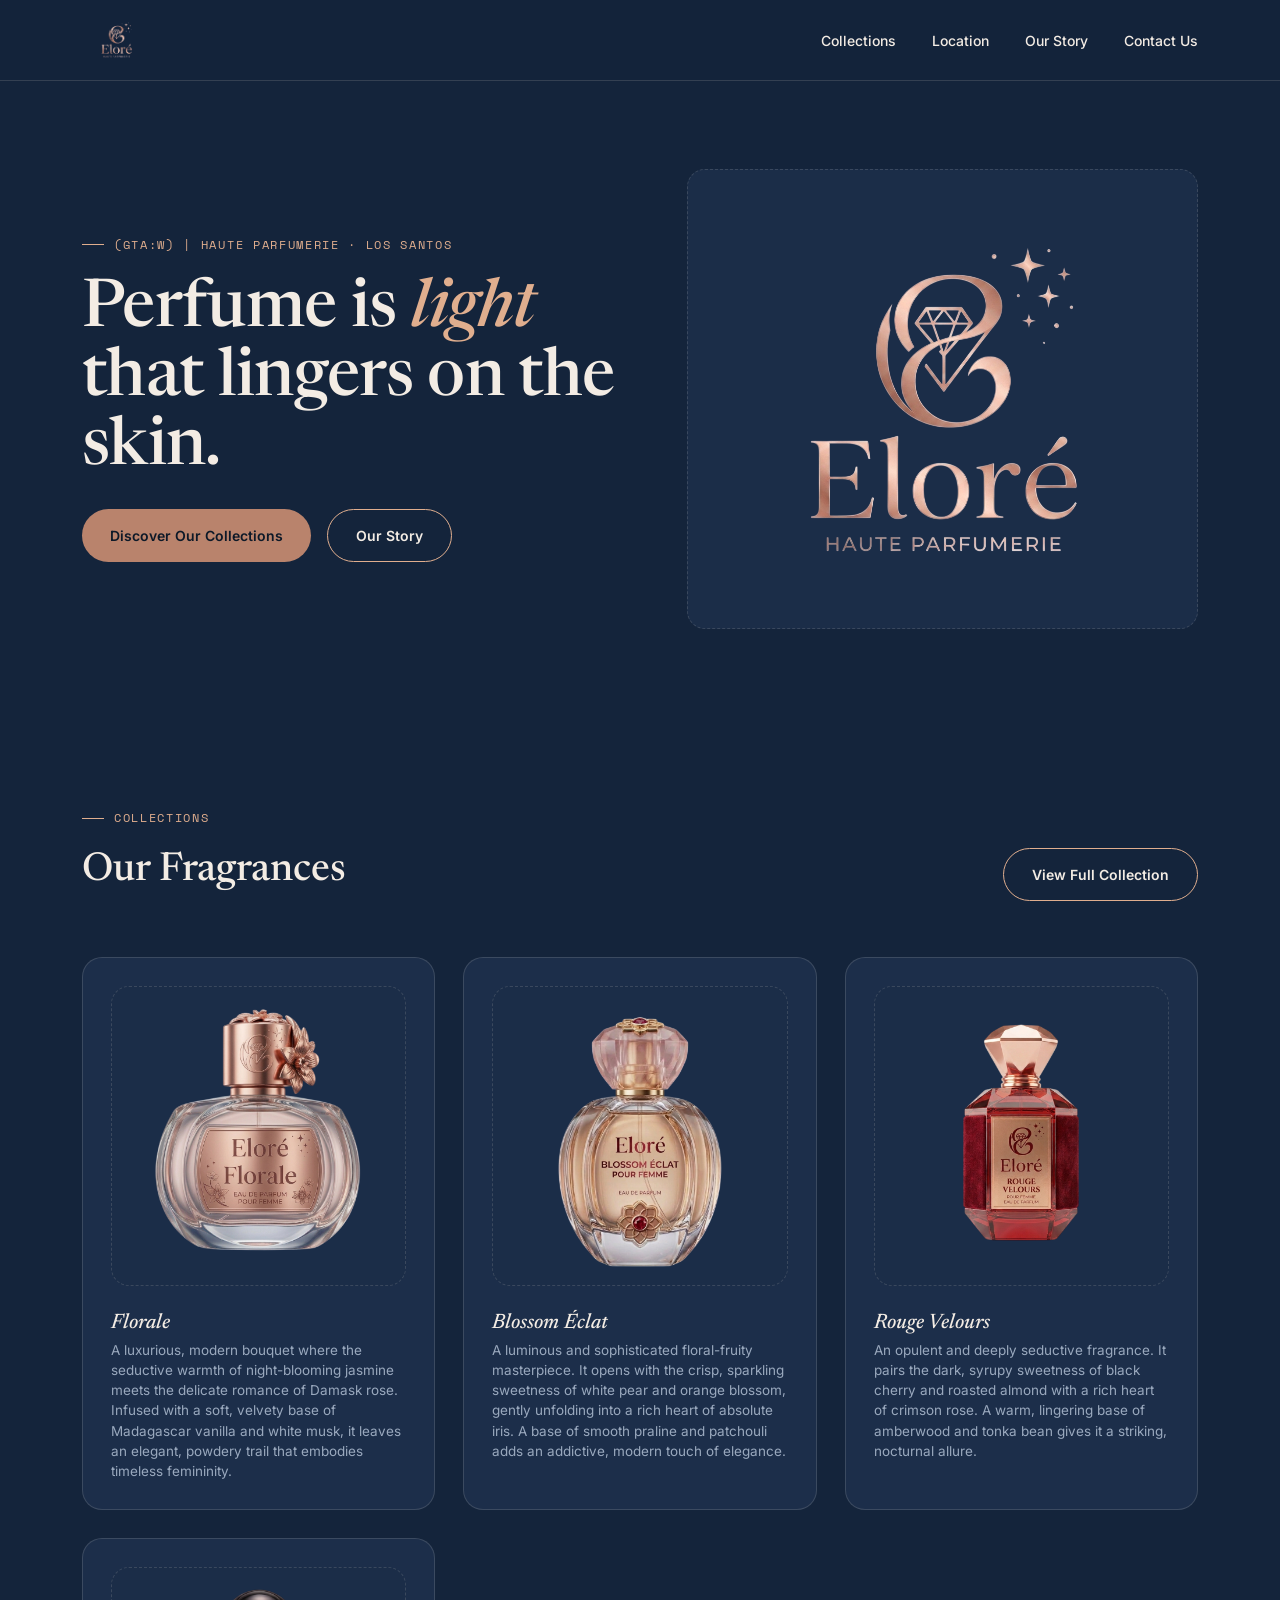
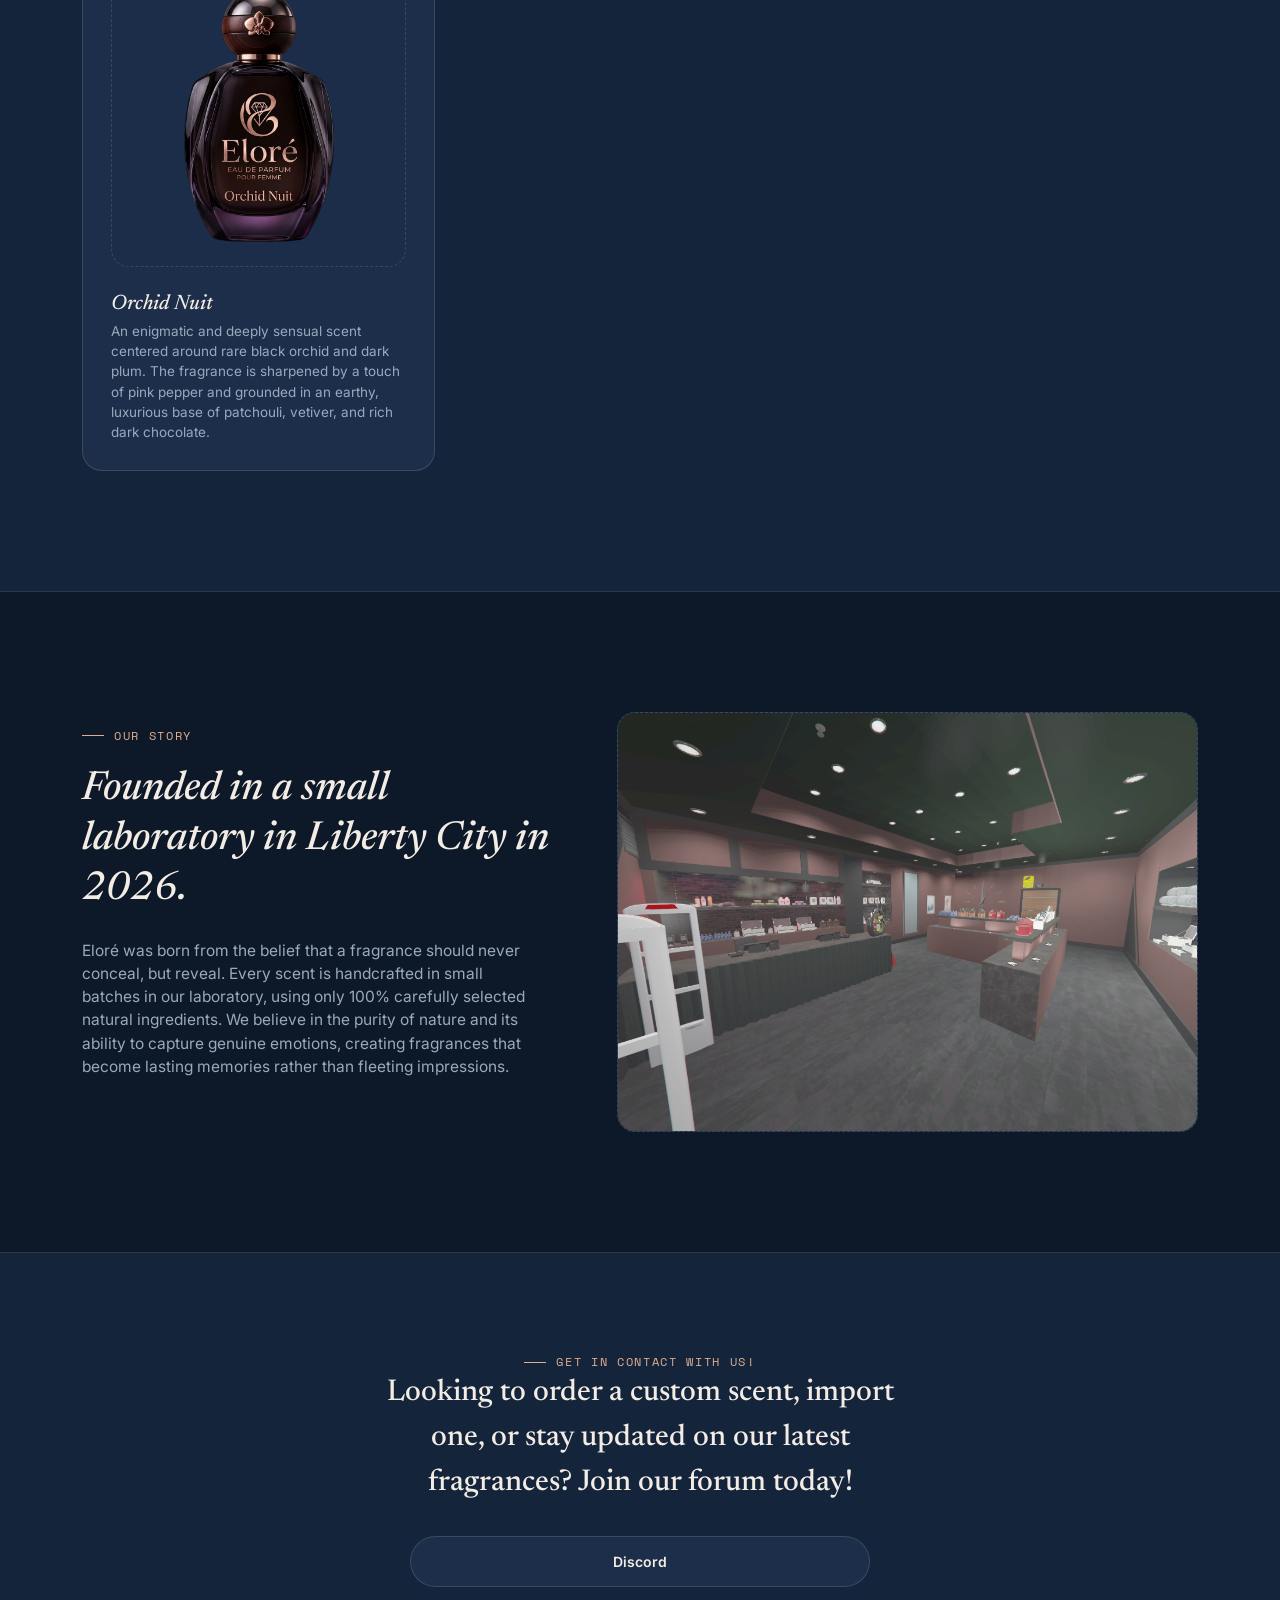
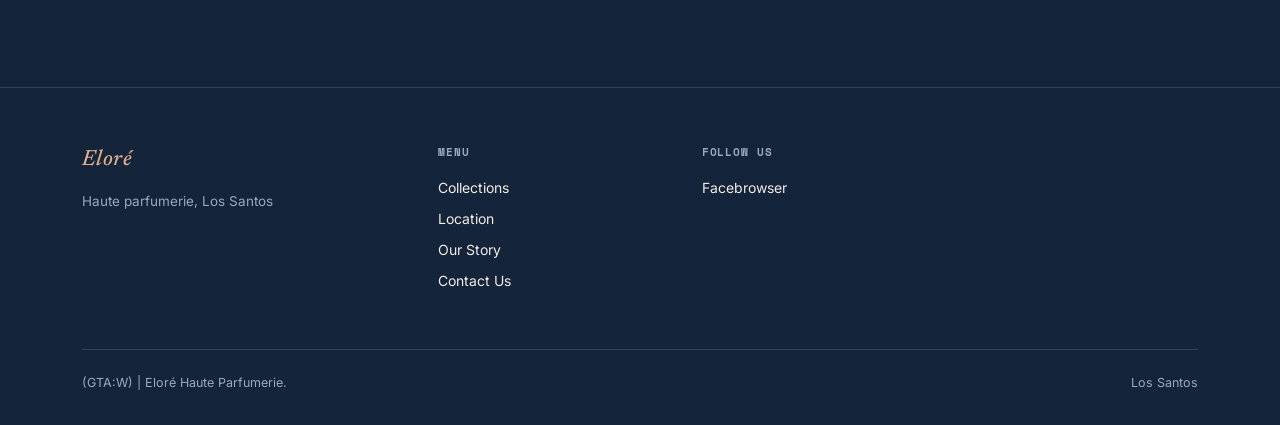
<file: index.html>
<!DOCTYPE html>
<html lang="it">
<head>
<meta charset="UTF-8">
<meta name="viewport" content="width=device-width, initial-scale=1.0">
<title>Eloré — Haute Parfumerie | GTA:W</title>
<meta name="description" content="Eloré, haute parfumerie in Los Santos.">
<link rel="preconnect" href="https://fonts.googleapis.com">
<link rel="preconnect" href="https://fonts.gstatic.com" crossorigin>
<link href="https://fonts.googleapis.com/css2?family=Newsreader:ital,wght@0,400;0,500;1,400;1,500&family=Inter:wght@400;500;600&family=Space+Mono:wght@400;700&display=swap" rel="stylesheet">
<link rel="stylesheet" href="css/style.css">
</head>
<body>

<nav class="nav">
  <div class="nav-inner">
    <a class="logo-link">
      <img src="images/logo.png" alt="Eloré Haute Parfumerie" class="logo-img" onerror="this.style.display='none'; document.getElementById('logoFallback').style.display='inline'">
      <span class="logo" id="logoFallback" style="display:none;">(GTA:W) | Eloré</span>
    </a>
    <ul class="nav-links">
      <li><a href="collections.html">Collections</a></li>
      <li><a href="location.html">Location</a></li>
      <li><a href="#storia">Our Story</a></li>
      <li><a href="#contatti">Contact Us</a></li>
    </ul>
  </div>
</nav>

<section class="hero">
  <div class="container hero-inner">
    <div class="hero-copy">
      <span class="eyebrow">(GTA:W) | Haute Parfumerie · Los Santos</span>
      <h1>Perfume is <em>light</em><br>that lingers on the skin.</h1>
      <div class="hero-actions">
        <a href="collections.html" class="btn btn-primary">Discover Our Collections</a>
        <a href="#storia" class="btn btn-ghost">Our Story</a>
      </div>
    </div>
    <div class="hero-visual">
      <div class="image-slot slot-tall">
        <img src="images/hero.png" alt="Boccetta di profumo Eloré" onerror="this.style.display='none'">
      </div>
    </div>
  </div>
</section>

<section class="collection" id="collezione">
  <div class="container">
    <div class="collection-head reveal">
      <div>
        <span class="eyebrow">Collections</span>
        <h2 class="collection-title">Our Fragrances</h2>
      </div>
      <a href="collections.html" class="btn btn-ghost">View Full Collection</a>
    </div>

    <!-- Anteprima: solo alcuni profumi in evidenza. La griglia viene generata
         da js/script.js, che legge l'elenco "products" da js/products.js.
         Il catalogo completo si trova in collections.html -->
    <div class="product-grid" id="productGrid"></div>
  </div>
</section>

<section class="about" id="storia">
  <div class="container about-inner">
    <div>
      <span class="eyebrow">Our Story</span>
      <h2>Founded in a small laboratory in Liberty City in 2026.</h2>
      <p>Eloré was born from the belief that a fragrance should never conceal, but reveal. Every scent is handcrafted in small batches in our laboratory, using only 100% carefully selected natural ingredients. We believe in the purity of nature and its ability to capture genuine emotions, creating fragrances that become lasting memories rather than fleeting impressions.</p>
      <div class="about-stats">
      </div>
    </div>
    <div class="image-slot slot-about">
      <img src="images/about.png" alt="Il laboratorio Eloré" onerror="this.style.display='none'">
    </div>
  </div>
</section>

<section class="newsletter">
  <div class="container reveal">
    <span class="eyebrow" style="justify-content:center;">Get in contact with us!</span>
    <h2>Looking to order a custom scent, import one, or stay updated on our latest fragrances? Join our forum today!</h2>
    <form action="https://discord.gg/XgSGwQNhqN" method="get" class="nl-form" id="nlForm">
       <input type="submit" value="Discord" class="btn btn-primary">
    </form>
  </div>
</section>

<footer id="contatti">
  <div class="container">
    <div class="footer-grid">
      <div>
        <span class="logo" style="font-size:22px;">Eloré</span>
        <p style="margin-top:14px; font-size:13.5px; color:var(--ink-soft); max-width:220px;">Haute parfumerie, Los Santos</p>
      </div>
      <div>
        <h4>Menu</h4>
        <ul>
          <li><a href="collections.html">Collections</a></li>
          <li><a href="location.html">Location</a></li>
          <li><a href="#storia">Our Story</a></li>
		  <li><a href="#contatti">Contact Us</a></li>
        </ul>
      </div>
      <div>
        <h4>Follow us</h4>
        <ul>
          <li><a href="https://face.gta.world/page/eloreperfumes">Facebrowser</a></li>
        </ul>
      </div>
    </div>
    <div class="footer-bottom">
      <span>(GTA:W) | Eloré Haute Parfumerie.</span>
      <span>Los Santos</span>
    </div>
  </div>
</footer>

<script src="js/products.js"></script>
<script src="js/script.js"></script>
</body>
</html>
</file>
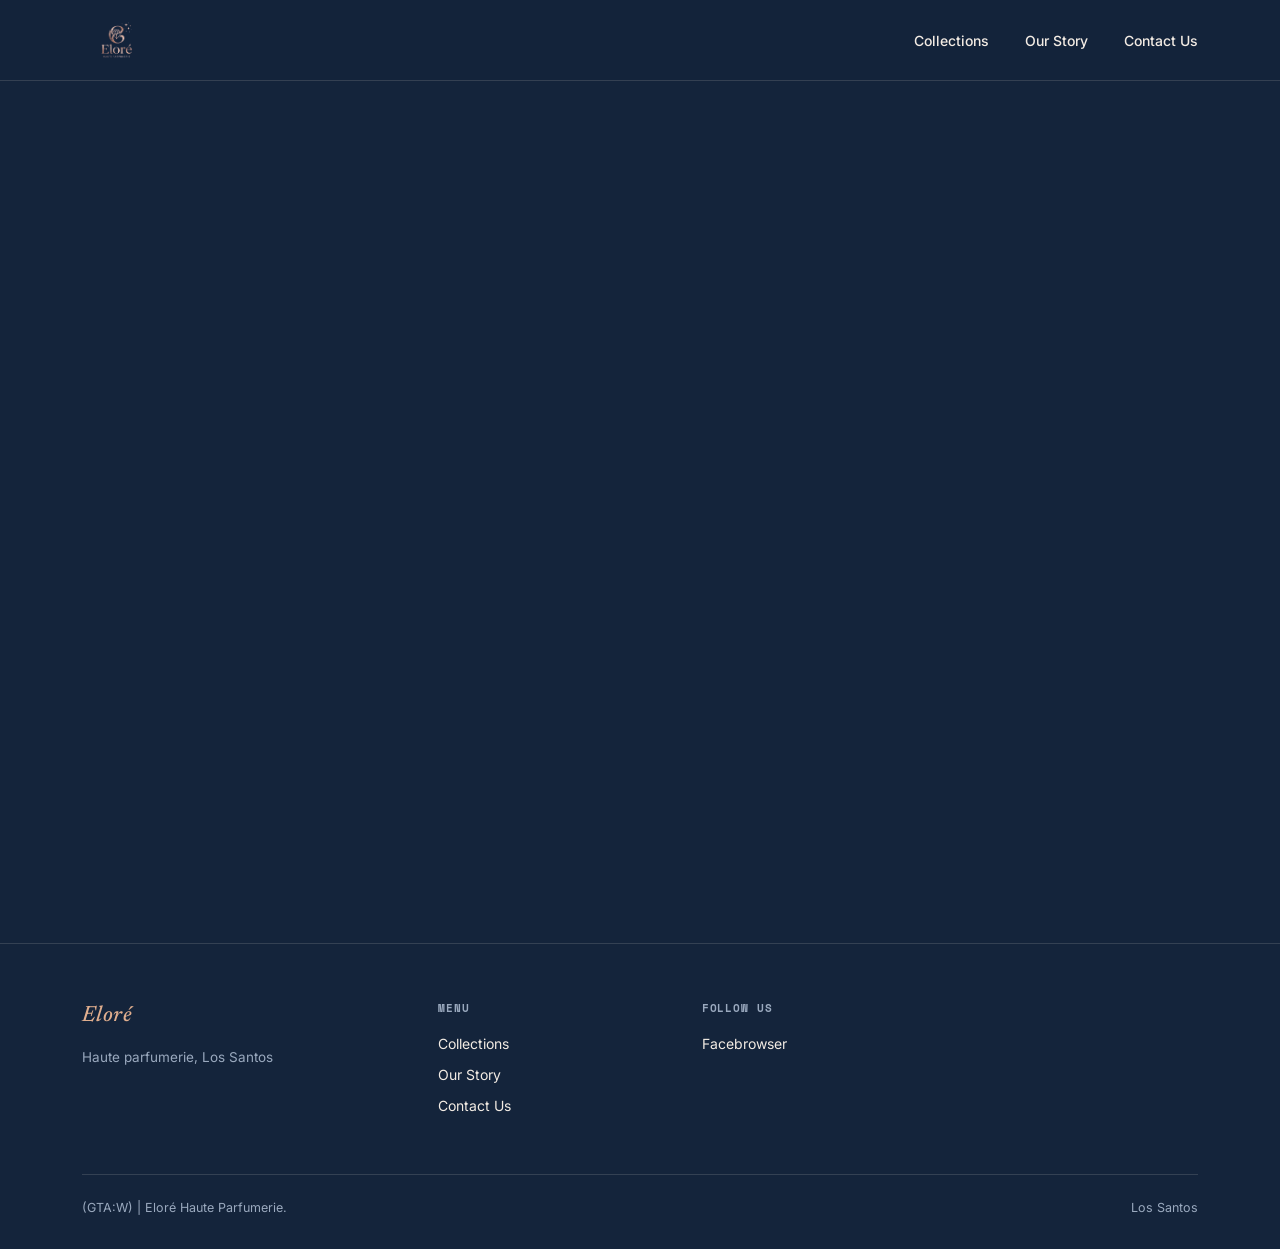
<file: collections.html>
<!DOCTYPE html>
<html lang="it">
<head>
<meta charset="UTF-8">
<meta name="viewport" content="width=device-width, initial-scale=1.0">
<title>Collections — Eloré Haute Parfumerie | GTA:W</title>
<meta name="description" content="Discover the full Eloré collection of fragrances.">
<link rel="preconnect" href="https://fonts.googleapis.com">
<link rel="preconnect" href="https://fonts.gstatic.com" crossorigin>
<link href="https://fonts.googleapis.com/css2?family=Newsreader:ital,wght@0,400;0,500;1,400;1,500&family=Inter:wght@400;500;600&family=Space+Mono:wght@400;700&display=swap" rel="stylesheet">
<link rel="stylesheet" href="css/style.css">
</head>
<body>

<nav class="nav">
  <div class="nav-inner">
    <a class="logo-link" href="index.html">
      <img src="images/logo.png" alt="Eloré Haute Parfumerie" class="logo-img" onerror="this.style.display='none'; document.getElementById('logoFallback').style.display='inline'">
      <span class="logo" id="logoFallback" style="display:none;">(GTA:W) | Eloré</span>
    </a>
    <ul class="nav-links">
      <li><a href="collections.html">Collections</a></li>
      <li><a href="index.html#storia">Our Story</a></li>
      <li><a href="index.html#contatti">Contact Us</a></li>
    </ul>
  </div>
</nav>

<section class="collection" id="collezione" style="padding-top:160px;">
  <div class="container">
    <div class="collection-head reveal">
      <div>
        <span class="eyebrow">Collections</span>
        <h2 class="collection-title">Our Fragrances</h2>
      </div>
      <div class="filters">
        <button class="filter-btn active" data-fam="all">All</button>
        <button class="filter-btn" data-fam="Women">Women</button>
        <button class="filter-btn" data-fam="Men">Men</button>
        <button class="filter-btn" data-fam="UoL">Unisex / Limited Edition</button>
      </div>
    </div>

    <!-- La griglia viene generata da js/collections.js, leggendo l'elenco
         "products" definito in js/products.js -->
    <div class="product-grid" id="productGrid"></div>
  </div>
</section>

<section class="newsletter">
  <div class="container reveal">
    <span class="eyebrow" style="justify-content:center;">Get in contact with us!</span>
    <h2>Looking to order a custom scent, import one, or stay updated on our latest fragrances? Join our forum today!</h2>
    <form action="https://discord.gg/XgSGwQNhqN" method="get" class="nl-form" id="nlForm">
       <input type="submit" value="Discord" class="btn btn-primary">
    </form>
  </div>
</section>

<footer id="contatti">
  <div class="container">
    <div class="footer-grid">
      <div>
        <span class="logo" style="font-size:22px;">Eloré</span>
        <p style="margin-top:14px; font-size:13.5px; color:var(--ink-soft); max-width:220px;">Haute parfumerie, Los Santos</p>
      </div>
      <div>
        <h4>Menu</h4>
        <ul>
          <li><a href="collections.html">Collections</a></li>
          <li><a href="index.html#storia">Our Story</a></li>
		  <li><a href="index.html#contatti">Contact Us</a></li>
        </ul>
      </div>
      <div>
        <h4>Follow us</h4>
        <ul>
          <li><a href="https://face.gta.world/page/eloreperfumes">Facebrowser</a></li>
        </ul>
      </div>
    </div>
    <div class="footer-bottom">
      <span>(GTA:W) | Eloré Haute Parfumerie.</span>
      <span>Los Santos</span>
    </div>
  </div>
</footer>

<script src="js/products.js"></script>
<script src="js/collections.js"></script>
</body>
</html>
</file>
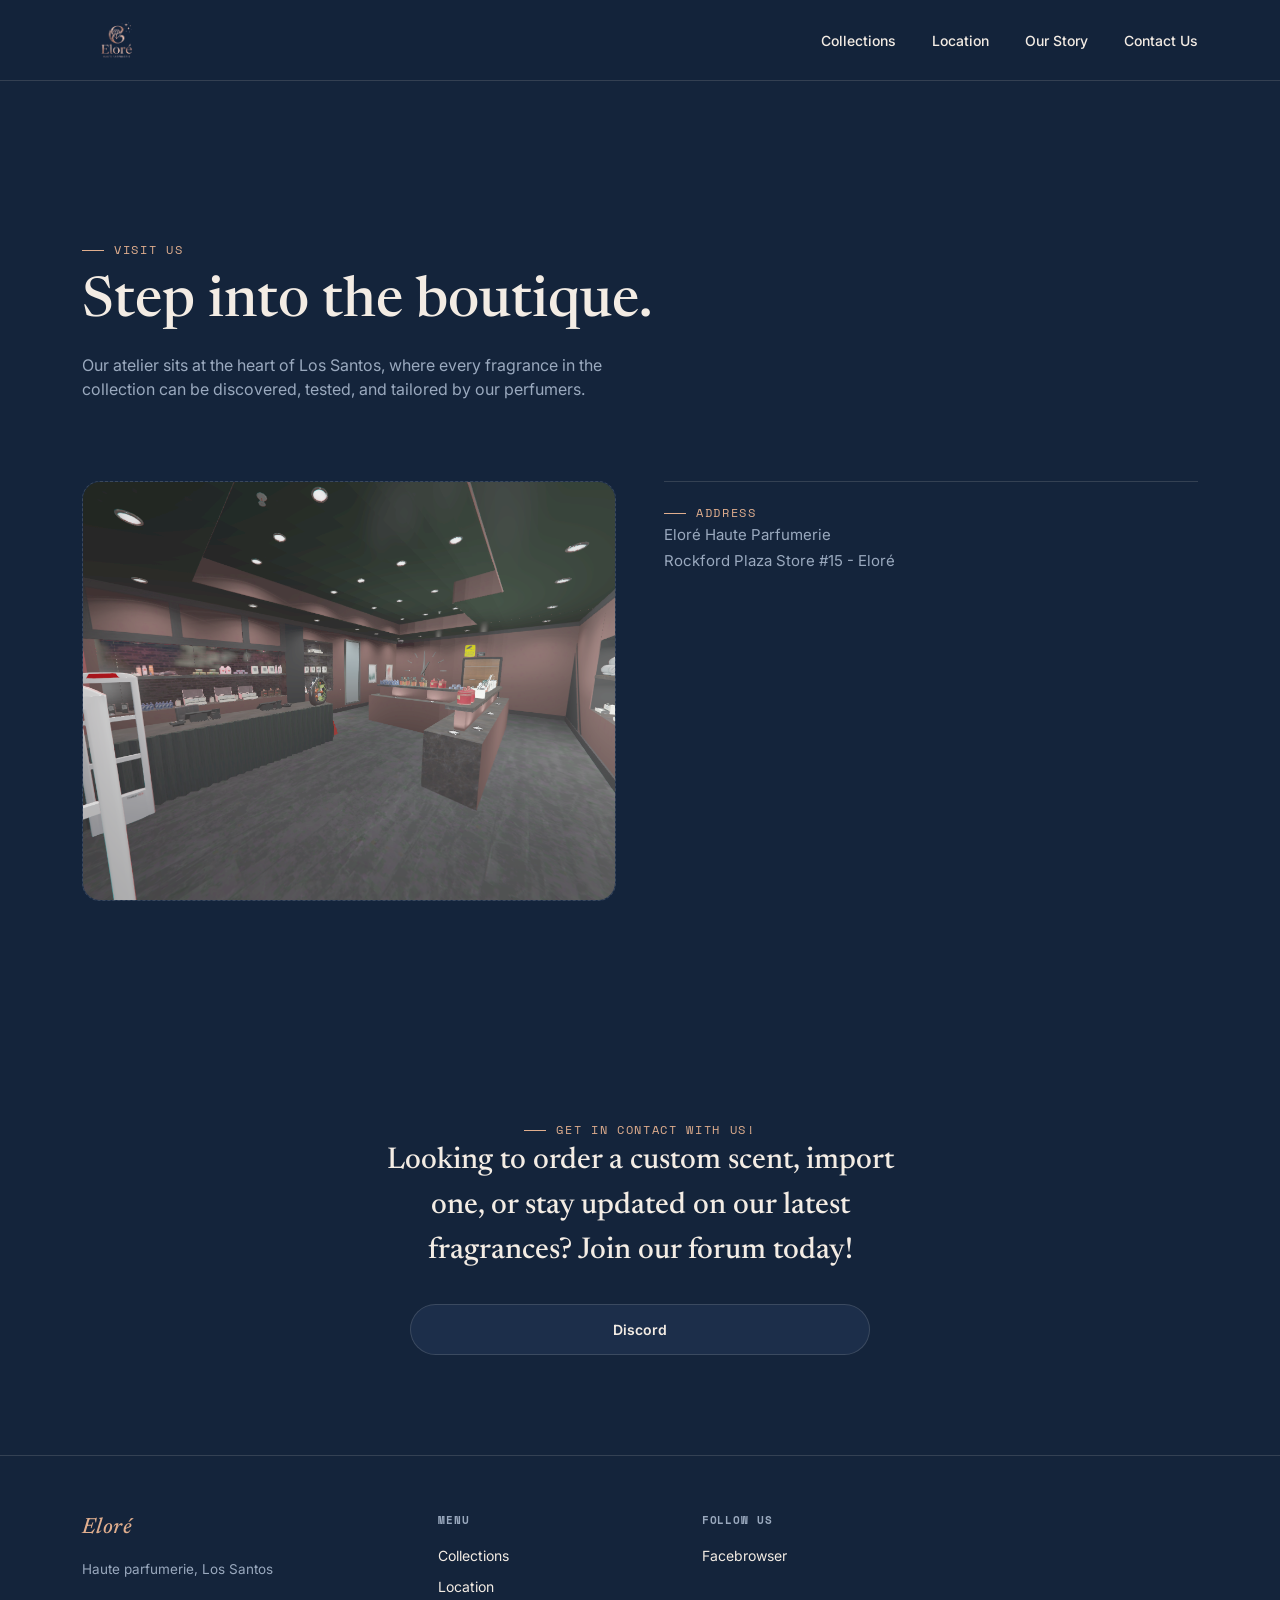
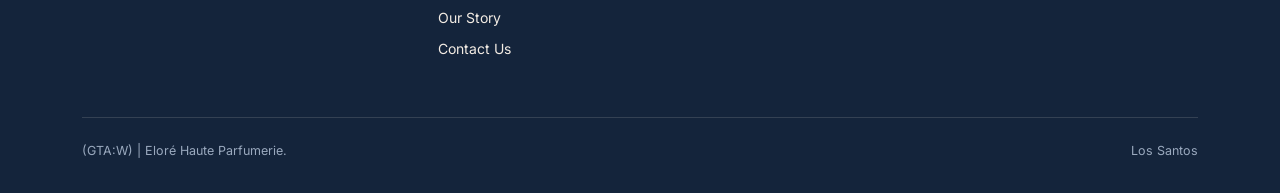
<file: location.html>
<!DOCTYPE html>
<html lang="it">
<head>
<meta charset="UTF-8">
<meta name="viewport" content="width=device-width, initial-scale=1.0">
<title>Location — Eloré Haute Parfumerie | GTA:W</title>
<meta name="description" content="Visit the Eloré boutique in Los Santos — address, hours and directions.">
<link rel="preconnect" href="https://fonts.googleapis.com">
<link rel="preconnect" href="https://fonts.gstatic.com" crossorigin>
<link href="https://fonts.googleapis.com/css2?family=Newsreader:ital,wght@0,400;0,500;1,400;1,500&family=Inter:wght@400;500;600&family=Space+Mono:wght@400;700&display=swap" rel="stylesheet">
<link rel="stylesheet" href="css/style.css">
</head>
<body>

<nav class="nav">
  <div class="nav-inner">
    <a class="logo-link" href="index.html">
      <img src="images/logo.png" alt="Eloré Haute Parfumerie" class="logo-img" onerror="this.style.display='none'; document.getElementById('logoFallback').style.display='inline'">
      <span class="logo" id="logoFallback" style="display:none;">(GTA:W) | Eloré</span>
    </a>
    <ul class="nav-links">
      <li><a href="collections.html">Collections</a></li>
      <li><a href="location.html">Location</a></li>
      <li><a href="index.html#storia">Our Story</a></li>
      <li><a href="index.html#contatti">Contact Us</a></li>
    </ul>
  </div>
</nav>

<section class="location-hero">
  <div class="container reveal">
    <span class="eyebrow">Visit Us</span>
    <h1>Step into the boutique.</h1>
    <p>Our atelier sits at the heart of Los Santos, where every fragrance in the collection can be discovered, tested, and tailored by our perfumers.</p>
  </div>
</section>

<section class="location-main">
  <div class="container location-grid">
    <div class="image-slot slot-map reveal">
      <img src="images/about.png" alt="Eloré boutique, Los Santos" onerror="this.style.display='none'">
    </div>

    <div class="location-details reveal">
      <div class="location-block">
        <span class="eyebrow">Address</span>
        <p>Eloré Haute Parfumerie<br>Rockford Plaza Store #15 - Eloré<br></p>
      </div>
    </div>
  </div>
</section>

<section class="newsletter">
  <div class="container reveal">
    <span class="eyebrow" style="justify-content:center;">Get in contact with us!</span>
    <h2>Looking to order a custom scent, import one, or stay updated on our latest fragrances? Join our forum today!</h2>
    <form action="https://discord.gg/XgSGwQNhqN" method="get" class="nl-form" id="nlForm">
       <input type="submit" value="Discord" class="btn btn-primary">
    </form>
  </div>
</section>

<footer id="contatti">
  <div class="container">
    <div class="footer-grid">
      <div>
        <span class="logo" style="font-size:22px;">Eloré</span>
        <p style="margin-top:14px; font-size:13.5px; color:var(--ink-soft); max-width:220px;">Haute parfumerie, Los Santos</p>
      </div>
      <div>
        <h4>Menu</h4>
        <ul>
          <li><a href="collections.html">Collections</a></li>
          <li><a href="location.html">Location</a></li>
          <li><a href="index.html#storia">Our Story</a></li>
		  <li><a href="index.html#contatti">Contact Us</a></li>
        </ul>
      </div>
      <div>
        <h4>Follow us</h4>
        <ul>
          <li><a href="https://face.gta.world/page/eloreperfumes">Facebrowser</a></li>
        </ul>
      </div>
    </div>
    <div class="footer-bottom">
      <span>(GTA:W) | Eloré Haute Parfumerie.</span>
      <span>Los Santos</span>
    </div>
  </div>
</footer>

<script src="js/location.js"></script>
</body>
</html>
</file>
<file: css/style.css>
:root{
  --bg: #14243B;
  --bg-deep: #0D1928;
  --bg-warm: #1B2D48;
  --surface: #1C2E4A;
  --ink: #F3ECE4;
  --ink-soft: #9AA9BE;
  --rose: #B9836C;
  --rose-deep: #E0AE8E;
  --rose-dim: #8C6250;
  --line: rgba(243,236,228,0.14);

  --display: 'Newsreader', serif;
  --body: 'Inter', sans-serif;
  --mono: 'Space Mono', monospace;
}

*{ box-sizing: border-box; margin:0; padding:0; }
html{ scroll-behavior: smooth; }
body{
  background: var(--bg);
  color: var(--ink);
  font-family: var(--body);
  line-height: 1.5;
  -webkit-font-smoothing: antialiased;
  overflow-x: hidden;
}
a{ color: inherit; text-decoration: none; }
img, svg{ display:block; max-width:100%; }
button{ font-family: inherit; cursor:pointer; border:none; background:none; }
ul{ list-style:none; }
.container{ max-width: 1180px; margin: 0 auto; padding: 0 32px; }
section{ position: relative; }

::selection{ background: var(--rose); color: var(--bg-deep); }

:focus-visible{
  outline: 2px solid var(--rose-deep);
  outline-offset: 3px;
}

.eyebrow{
  font-family: var(--mono);
  font-size: 12px;
  letter-spacing: 0.14em;
  text-transform: uppercase;
  color: var(--rose-deep);
  display: flex;
  align-items: center;
  gap: 10px;
}
.eyebrow::before{
  content:'';
  width: 22px; height:1px;
  background: var(--rose-deep);
  display:inline-block;
}

/* ---------- IMAGE SLOTS (placeholder da sostituire) ---------- */
.image-slot{
  position: relative;
  width: 100%;
  border-radius: 18px;
  border: 1px dashed var(--line);
  background: var(--bg-warm);
  overflow: hidden;
  display: flex;
  align-items: center;
  justify-content: center;
}
.image-slot img{
  position: absolute;
  inset: 0;
  width: 100%;
  height: 100%;
  object-fit: cover;
}
.image-slot .slot-label{
  position: relative;
  z-index: 0;
  font-family: var(--mono);
  font-size: 12px;
  line-height: 1.6;
  text-align: center;
  color: var(--ink-soft);
  padding: 20px;
}
.image-slot .slot-label small{ opacity: 0.7; }
.slot-tall{ height: 460px; }
.slot-about{ height: 420px; }
.card-visual.image-slot{ height: 300px; margin-bottom: 22px; }

/* ---------- NAV ---------- */
.nav{
  position: sticky; top:0; z-index: 100;
  background: rgba(20,36,59,0.86);
  backdrop-filter: blur(10px);
  border-bottom: 1px solid var(--line);
}
.nav-inner{
  display:flex; align-items:center; justify-content:space-between;
  padding: 14px 32px;
  max-width: 1180px; margin:0 auto;
}
.logo-link{ display:flex; align-items:center; }
.logo-img{
  height: 52px;
  width: auto;
}
.logo{
  font-family: var(--display);
  font-style: italic;
  font-size: 26px;
  font-weight: 500;
  letter-spacing: 0.02em;
  color: var(--rose-deep);
}
.nav-links{
  display:flex; gap: 36px;
  font-size: 14px;
  font-weight: 500;
}
.nav-links a{
  position: relative;
  padding-bottom: 4px;
}
.nav-links a::after{
  content:'';
  position:absolute; left:0; bottom:0;
  width:0; height:1px;
  background: var(--rose-deep);
  transition: width 0.25s ease;
}
.nav-links a:hover::after{ width:100%; }

/* ---------- HERO ---------- */
.hero{
  padding: 88px 0 60px;
  overflow: hidden;
}
.hero-inner{
  display:grid;
  grid-template-columns: 1.05fr 0.95fr;
  gap: 40px;
  align-items:center;
}
.hero-copy h1{
  font-family: var(--display);
  font-weight: 500;
  font-size: clamp(40px, 5.2vw, 72px);
  line-height: 1.04;
  letter-spacing: -0.01em;
  margin: 22px 0 26px;
}
.hero-copy h1 em{
  font-style: italic;
  color: var(--rose-deep);
}
.hero-copy p{
  font-size: 17px;
  color: var(--ink-soft);
  max-width: 440px;
  margin-bottom: 34px;
}
.hero-actions{ display:flex; gap:16px; flex-wrap:wrap; }
.btn{
  display:inline-flex; align-items:center; gap:10px;
  padding: 15px 28px;
  border-radius: 100px;
  font-size: 14px; font-weight: 600;
  transition: transform 0.2s ease, box-shadow 0.2s ease;
}
.btn:hover{ transform: translateY(-2px); }
.btn-primary{
  background: var(--rose);
  color: var(--bg-deep);
}
.btn-primary:hover{ box-shadow: 0 10px 24px rgba(185,131,108,0.35); }
.btn-ghost{
  border: 1px solid var(--rose-deep);
  color: var(--ink);
}

/* ---------- COLLECTION ---------- */
.collection{ padding: 120px 0; }
.collection-head{
  display:flex; justify-content:space-between; align-items:flex-end;
  margin-bottom: 56px; gap: 24px; flex-wrap:wrap;
}
.collection-title{
  font-family: var(--display); font-weight:500;
  font-size: clamp(28px,3.6vw,40px); margin-top:14px;
}
.filters{ display:flex; gap:10px; font-size:13px; font-family: var(--mono); }
.filter-btn{
  padding: 8px 16px; border-radius:100px; border:1px solid var(--line);
  color: var(--ink-soft);
  transition: all .2s ease;
}
.filter-btn.active, .filter-btn:hover{
  border-color: var(--rose-deep); color: var(--ink); background: var(--surface);
}

/* ---------- PRICE FILTER ---------- */
.price-filter{
  display:flex; align-items:center; flex-wrap:wrap;
  gap: 20px;
  margin: -30px 0 40px;
  padding: 22px 26px;
  background: var(--surface);
  border: 1px solid var(--line);
  border-radius: 18px;
}
.price-filter-form{
  display:flex; align-items:flex-end; gap: 14px; flex-wrap: wrap;
}
.price-field{
  display:flex; flex-direction:column; gap: 6px;
}
.price-field label{
  font-family: var(--mono);
  font-size: 11px;
  letter-spacing: 0.08em;
  text-transform: uppercase;
  color: var(--ink-soft);
}
.price-field input{
  width: 110px;
  padding: 11px 14px;
  border-radius: 100px;
  border: 1px solid var(--line);
  background: var(--bg-warm);
  color: var(--ink);
  font-family: var(--body);
  font-size: 14px;
}
.price-field input:focus-visible{
  outline: 2px solid var(--rose-deep);
  outline-offset: 2px;
}
.price-field input::placeholder{ color: var(--ink-soft); }
.price-sep{ color: var(--ink-soft); padding-bottom: 11px; }
.price-apply, .price-reset{
  padding: 11px 22px;
  font-size: 13px;
}
.price-count{
  font-family: var(--mono);
  font-size: 12px;
  color: var(--ink-soft);
  margin-left: auto;
}
@media (max-width: 700px){
  .price-filter{ margin-top: 4px; }
  .price-count{ margin-left: 0; width: 100%; }
}

.product-grid{
  display:grid;
  grid-template-columns: repeat(3, 1fr);
  gap: 28px;
}
.product-card{
  background: var(--surface);
  border: 1px solid var(--line);
  border-radius: 20px;
  padding: 28px;
  display:flex; flex-direction:column;
  transition: transform .3s ease, box-shadow .3s ease;
}
.product-card:hover{
  transform: translateY(-6px);
  box-shadow: 0 20px 40px rgba(0,0,0,0.28);
}
.product-card h3{
  font-family: var(--display);
  font-style: italic;
  font-size: 21px;
  font-weight: 500;
}
.product-card .fam{
  font-family: var(--mono);
  font-size: 11px;
  color: var(--rose-deep);
  text-transform: uppercase;
  letter-spacing: 0.08em;
  margin: 6px 0 12px;
}
.product-card p.desc{
  font-size: 13.5px;
  color: var(--ink-soft);
}
.product-card .price-tag{
  font-family: var(--mono);
  font-size: 15px;
  color: var(--rose-deep);
  margin-top: 18px;
  padding-top: 16px;
  border-top: 1px solid var(--line);
}

/* ---------- LOCATION ---------- */
.location-hero{
  padding: 160px 0 60px;
}
.location-hero .eyebrow{ margin-bottom: 14px; }
.location-hero h1{
  font-family: var(--display);
  font-weight: 500;
  font-size: clamp(34px, 4.6vw, 56px);
  line-height: 1.08;
  max-width: 720px;
}
.location-hero p{
  color: var(--ink-soft);
  font-size: 16px;
  max-width: 520px;
  margin-top: 20px;
}

.location-main{
  padding: 20px 0 120px;
}
.location-grid{
  display:grid;
  grid-template-columns: 1fr 1fr;
  gap: 48px;
  align-items:start;
}
.slot-map{ height: 420px; }

.location-details{
  display:flex; flex-direction:column; gap: 34px;
}
.location-block{
  border-top: 1px solid var(--line);
  padding-top: 22px;
}
.location-block h3{
  font-family: var(--display);
  font-style: italic;
  font-weight: 500;
  font-size: 22px;
  margin-bottom: 14px;
}
.location-block p{
  color: var(--ink-soft);
  font-size: 15px;
  line-height: 1.7;
}
.hours-list{
  display:flex; flex-direction:column; gap: 10px;
}
.hours-list li{
  display:flex; justify-content:space-between;
  font-size: 14.5px;
  color: var(--ink-soft);
  border-bottom: 1px dashed var(--line);
  padding-bottom: 8px;
}
.hours-list li span:last-child{
  font-family: var(--mono);
  color: var(--ink);
}
.location-actions{
  display:flex; gap: 14px; flex-wrap: wrap; margin-top: 6px;
}

@media (max-width: 900px){
  .location-grid{ grid-template-columns: 1fr; }
  .slot-map{ height: 320px; }
}

/* ---------- ABOUT ---------- */
.about{
  background: var(--bg-deep);
  border-top: 1px solid var(--line);
  border-bottom: 1px solid var(--line);
  padding: 120px 0;
}
.about-inner{
  display:grid; grid-template-columns: 0.9fr 1.1fr; gap: 60px; align-items:center;
}
.about h2{
  font-family: var(--display);
  font-style: italic;
  font-weight: 500;
  font-size: clamp(28px,3.6vw,40px);
  line-height: 1.25;
  margin: 20px 0 24px;
}
.about p{ color: var(--ink-soft); font-size: 15.5px; max-width: 460px; }
.about-stats{
  display:grid; grid-template-columns: 1fr 1fr; gap: 28px;
  margin-top: 40px;
}
.about-stats div{ border-top: 1px solid var(--line); padding-top: 14px; }
.about-stats .num{
  font-family: var(--display); font-size: 34px; font-style: italic; color: var(--rose-deep);
}
.about-stats .lab{ font-family: var(--mono); font-size: 11px; color: var(--ink-soft); margin-top:4px; }

/* ---------- NEWSLETTER ---------- */
.newsletter{
  padding: 100px 0;
  text-align:center;
}
.newsletter h2{
  font-family: var(--display);
  font-size: clamp(10px,3.6vw,30px);
  font-weight: 500;
  max-width: 560px;
  margin: 0 auto 30px;
}
.nl-form{
  display:flex; justify-content:center; gap:12px;
  max-width: 460px; margin: 0 auto;
  flex-wrap: wrap;
}
.nl-form input{
  flex:1; min-width: 220px;
  padding: 16px 20px;
  border-radius: 100px;
  border: 1px solid var(--line);
  background: var(--surface);
  color: var(--ink);
  font-family: var(--body);
  font-size: 14px;
}
.nl-form input::placeholder{ color: var(--ink-soft); }
.nl-note{
  margin-top: 16px; font-size: 12px; color: var(--ink-soft);
}

/* ---------- FOOTER ---------- */
footer{
  border-top: 1px solid var(--line);
  padding: 56px 0 32px;
}
.footer-grid{
  display:grid; grid-template-columns: 1.4fr 1fr 1fr 1fr;
  gap: 30px; margin-bottom: 48px;
}
.footer-grid h4{
  font-family: var(--mono); font-size: 11px;
  text-transform: uppercase; letter-spacing: 0.08em;
  color: var(--ink-soft); margin-bottom: 16px;
}
.footer-grid ul li{ margin-bottom: 10px; font-size: 14px; }
.footer-grid ul li a:hover{ color: var(--rose-deep); }
.footer-bottom{
  display:flex; justify-content:space-between; align-items:center;
  font-size: 12.5px; color: var(--ink-soft);
  padding-top: 24px; border-top: 1px solid var(--line);
  flex-wrap: wrap; gap: 10px;
}

/* toast */
.toast{
  position: fixed; bottom: 28px; left:50%;
  transform: translate(-50%, 140%);
  background: var(--rose); color: var(--bg-deep);
  padding: 14px 24px; border-radius: 100px;
  font-size: 13px; font-weight:500;
  display:flex; align-items:center; gap:10px;
  transition: transform .35s cubic-bezier(.2,.8,.2,1);
  z-index: 200;
}
.toast.show{ transform: translate(-50%, 0); }

/* reveal */
.reveal{ opacity:0; transform: translateY(24px); transition: opacity .7s ease, transform .7s ease; }
.reveal.in{ opacity:1; transform: translateY(0); }

@media (prefers-reduced-motion: reduce){
  *, *::before, *::after{ animation-duration: 0.001ms !important; transition-duration: 0.001ms !important; }
  html{ scroll-behavior:auto; }
}

/* ---------- RESPONSIVE ---------- */
@media (max-width: 900px){
  .hero-inner, .about-inner{ grid-template-columns: 1fr; }
  .hero-visual{ order:-1; }
  .slot-tall{ height: 320px; }
  .product-grid{ grid-template-columns: repeat(2,1fr); }
  .footer-grid{ grid-template-columns: 1fr 1fr; }
  .nav-links{ display: none; }
}
@media (max-width: 560px){
  .product-grid{ grid-template-columns: 1fr; }
  .about-stats{ grid-template-columns: 1fr 1fr; }
  .hero-actions .btn{ flex:1; justify-content:center; }
}
</file>
